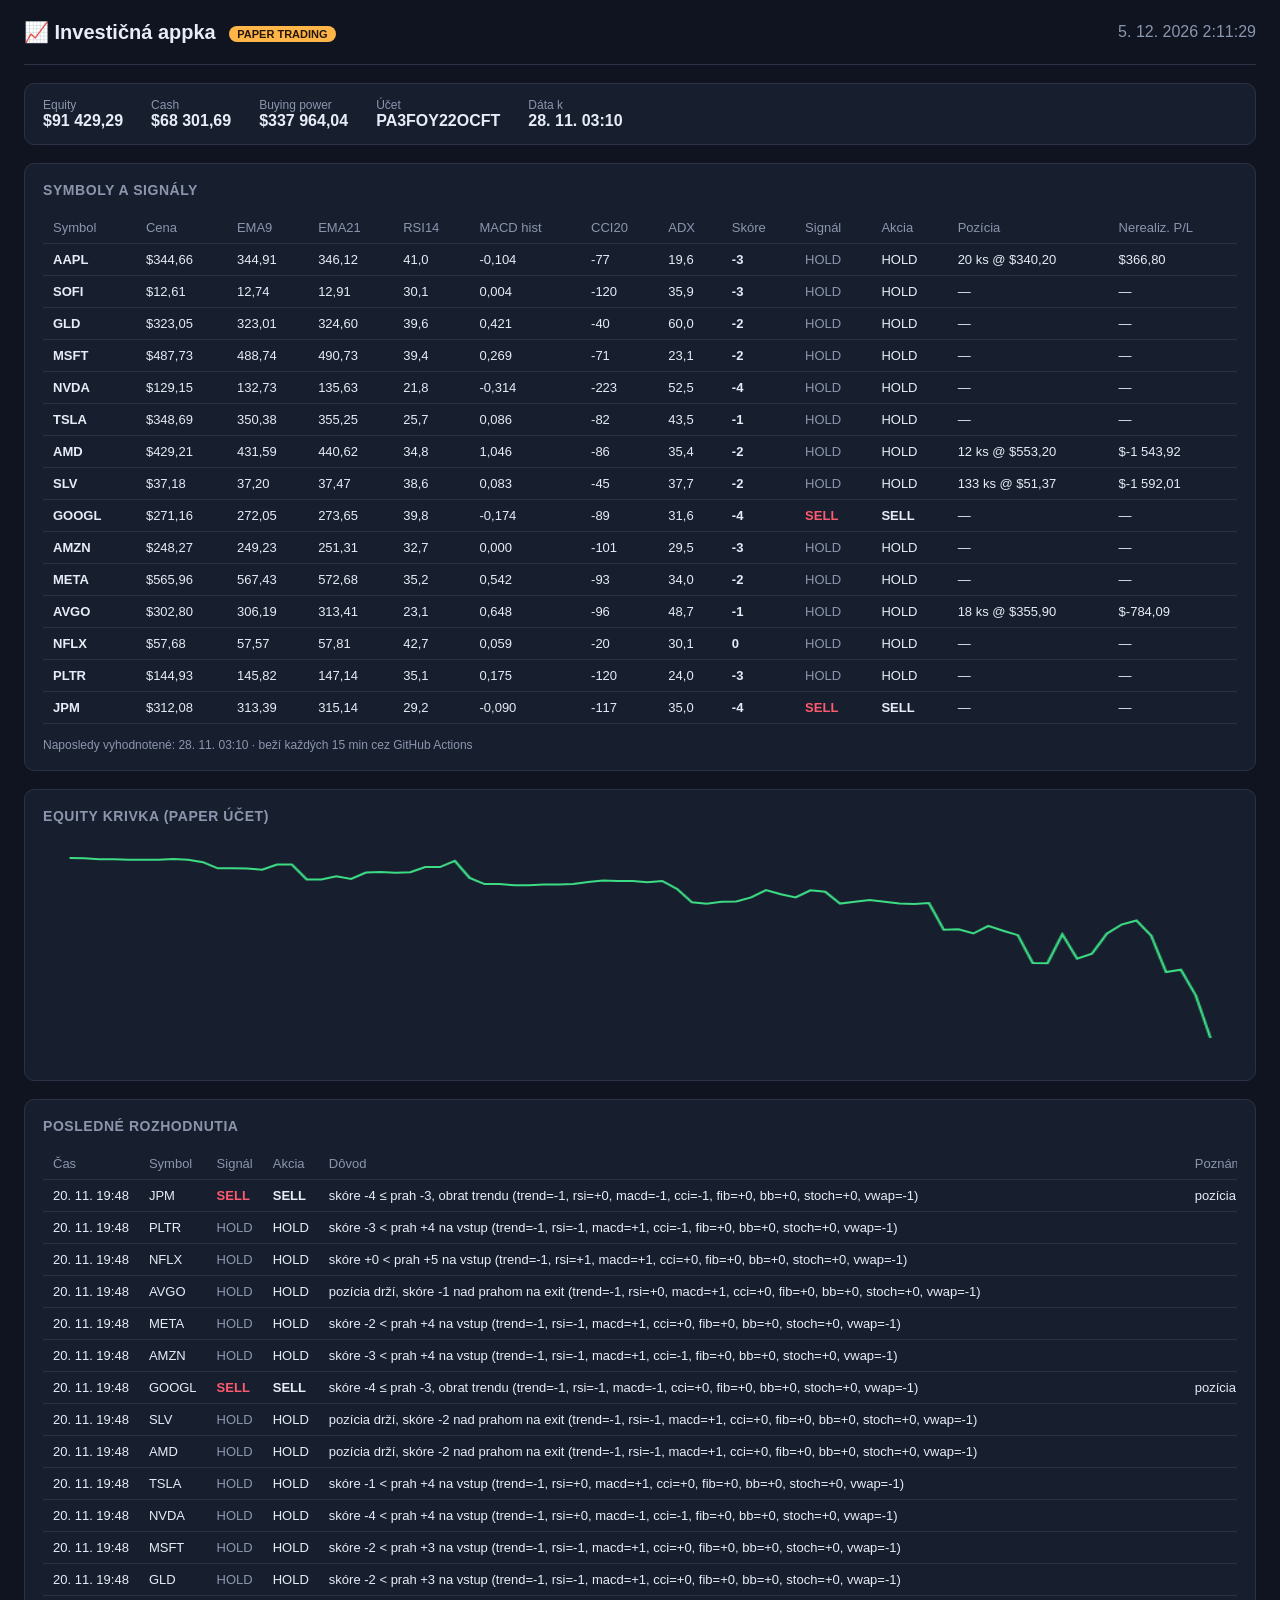
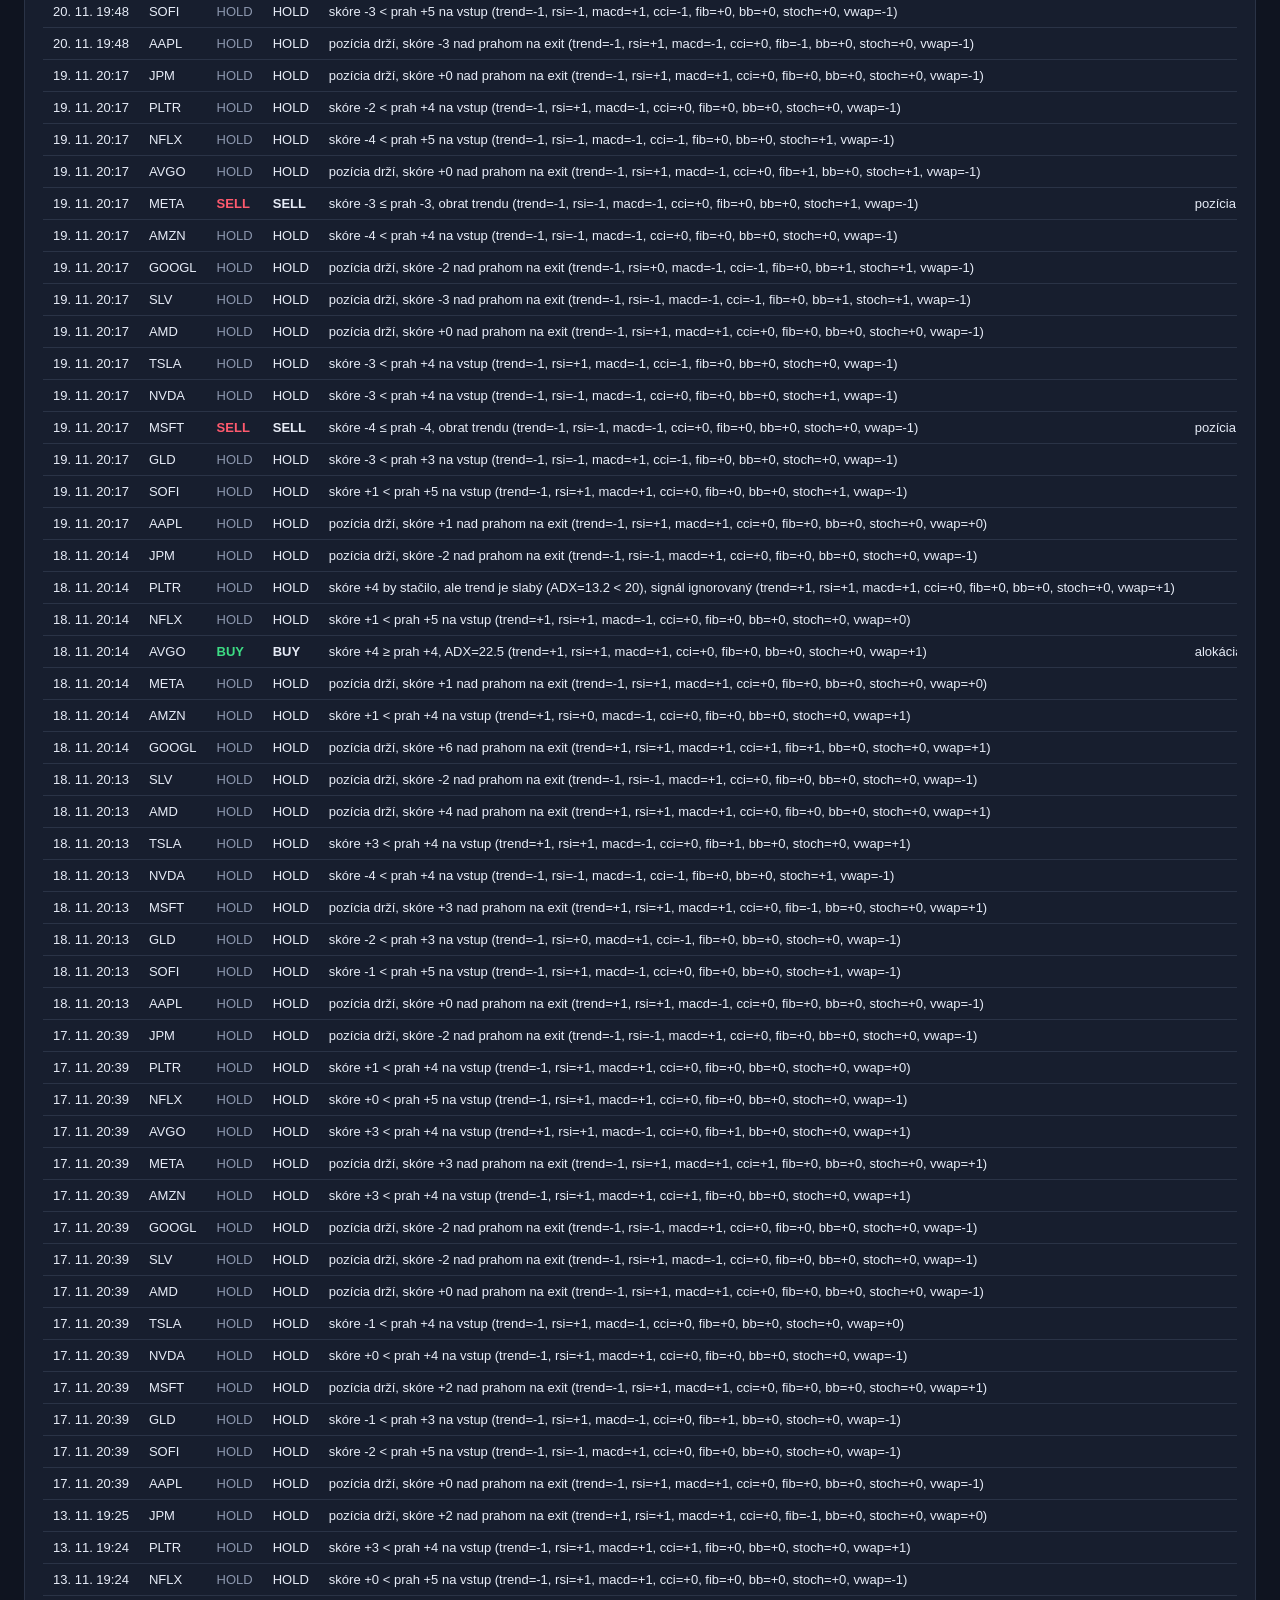
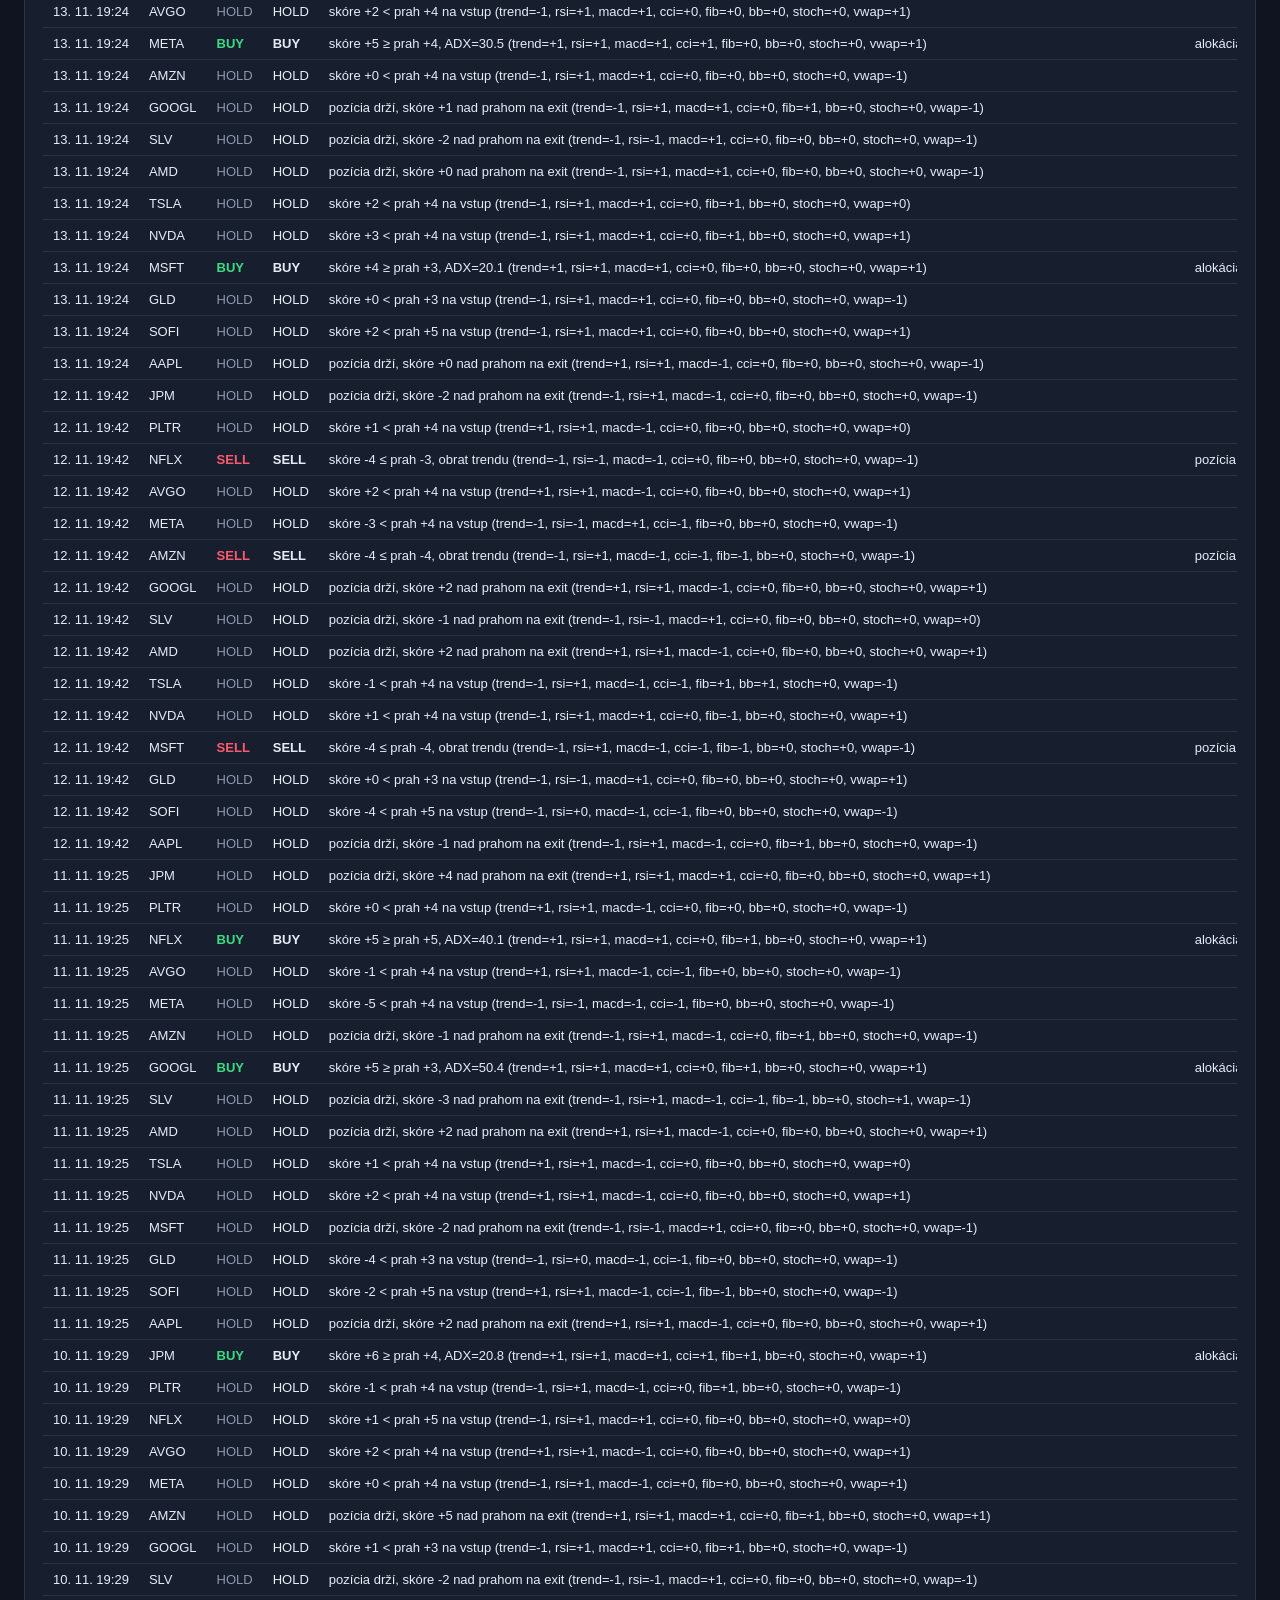
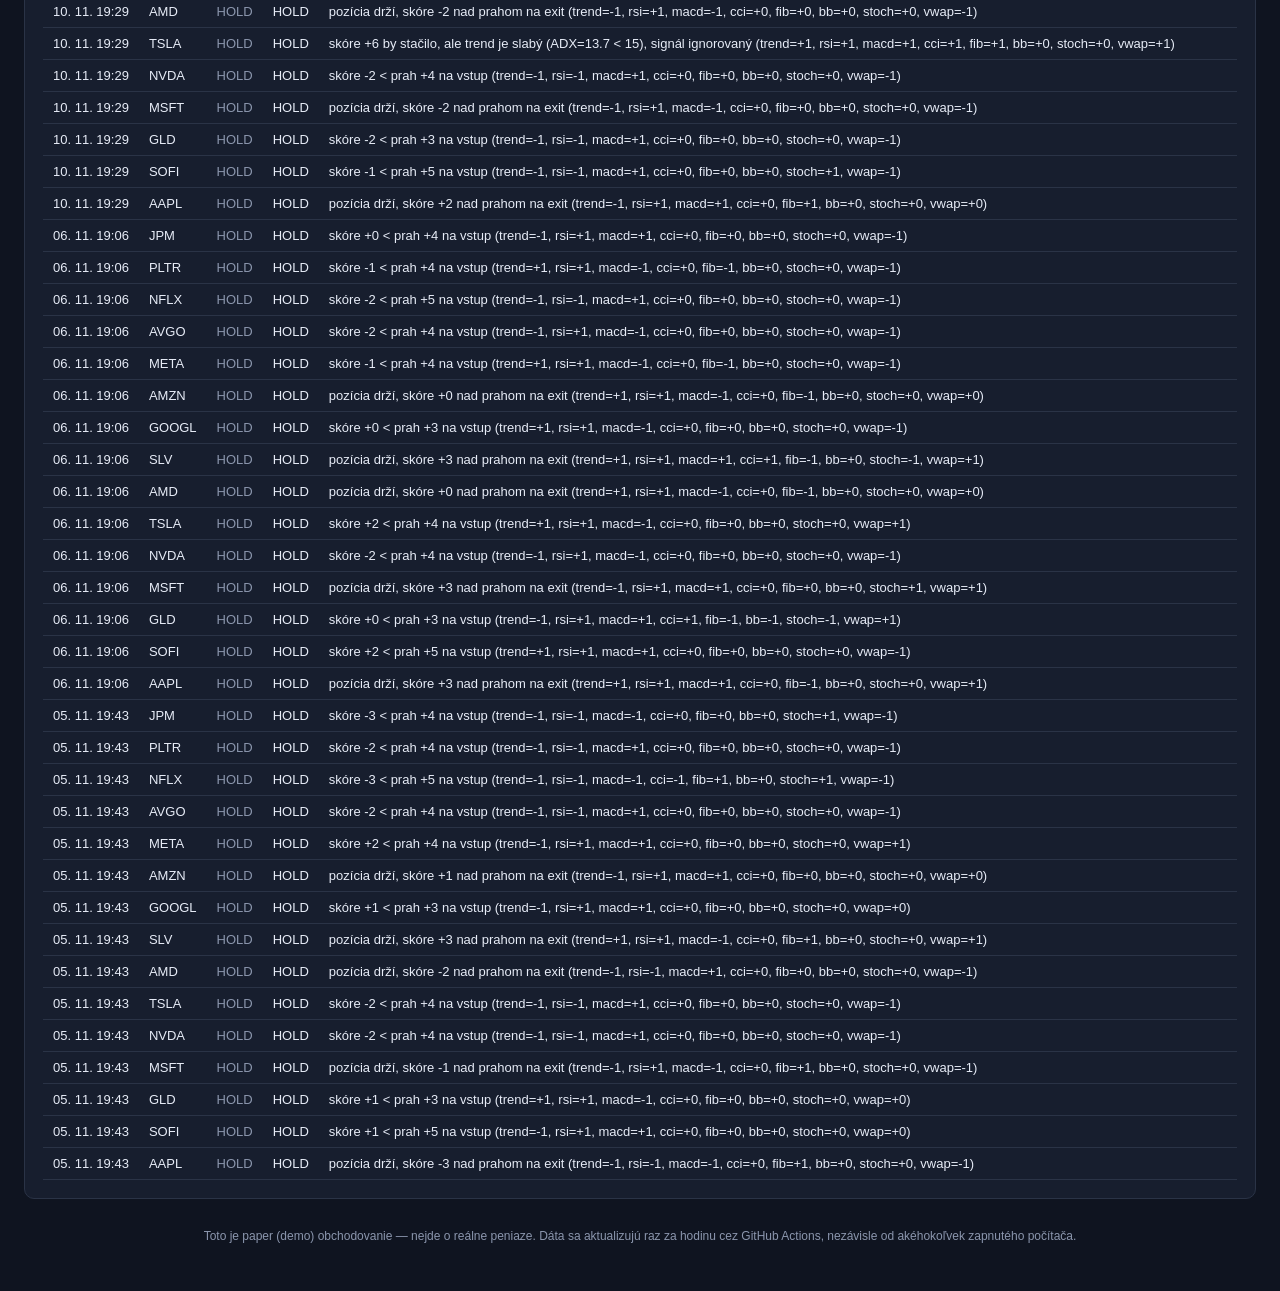
<file: docs/index.html>
<!DOCTYPE html>
<html lang="sk">
<head>
<meta charset="UTF-8">
<meta name="viewport" content="width=device-width, initial-scale=1.0">
<title>Investičná appka — technická analýza</title>
<link rel="stylesheet" href="style.css">
</head>
<body>
<header>
  <h1>📈 Investičná appka <span class="badge">PAPER TRADING</span></h1>
  <div id="clock"></div>
</header>

<section class="account-bar" id="account-bar">Načítavam účet…</section>

<section class="panel">
  <h2>Symboly a signály</h2>
  <div class="table-wrap">
  <table id="symbols-table">
    <thead>
      <tr>
        <th>Symbol</th><th>Cena</th><th>EMA9</th><th>EMA21</th><th>RSI14</th>
        <th>MACD hist</th><th>CCI20</th><th>ADX</th><th>Skóre</th><th>Signál</th><th>Akcia</th><th>Pozícia</th><th>Nerealiz. P/L</th>
      </tr>
    </thead>
    <tbody></tbody>
  </table>
  </div>
  <div class="controls">
    <span id="schedule-info"></span>
  </div>
</section>

<section class="panel">
  <h2>Equity krivka (paper účet)</h2>
  <canvas id="equity-chart" width="900" height="220"></canvas>
</section>

<section class="panel">
  <h2>Posledné rozhodnutia</h2>
  <div class="table-wrap">
  <table id="log-table">
    <thead><tr><th>Čas</th><th>Symbol</th><th>Signál</th><th>Akcia</th><th>Dôvod</th><th>Poznámka</th></tr></thead>
    <tbody></tbody>
  </table>
  </div>
</section>

<footer>
  Toto je paper (demo) obchodovanie — nejde o reálne peniaze. Dáta sa aktualizujú
  raz za hodinu cez GitHub Actions, nezávisle od akéhokoľvek zapnutého počítača.
</footer>

<script src="app.js"></script>
</body>
</html>
</file>
<file: docs/style.css>
:root {
  --bg: #0f1420;
  --panel: #171e2e;
  --border: #2a3346;
  --text: #e7ecf7;
  --muted: #8b96ad;
  --green: #3ddc84;
  --red: #ff5a6e;
  --amber: #ffb547;
  --accent: #5b8def;
}

* { box-sizing: border-box; }

body {
  background: var(--bg);
  color: var(--text);
  font-family: -apple-system, "SF Pro Text", Helvetica, Arial, sans-serif;
  margin: 0;
  padding: 0 24px 48px;
}

header {
  display: flex;
  justify-content: space-between;
  align-items: center;
  padding: 20px 0;
  border-bottom: 1px solid var(--border);
  flex-wrap: wrap;
  gap: 8px;
}

h1 { font-size: 20px; margin: 0; font-weight: 600; }
.badge {
  font-size: 11px;
  background: var(--amber);
  color: #24170a;
  padding: 2px 8px;
  border-radius: 999px;
  margin-left: 8px;
  vertical-align: middle;
  font-weight: 700;
}
#clock { color: var(--muted); font-variant-numeric: tabular-nums; }

.account-bar {
  display: flex;
  gap: 28px;
  flex-wrap: wrap;
  padding: 14px 18px;
  margin-top: 18px;
  background: var(--panel);
  border: 1px solid var(--border);
  border-radius: 10px;
  font-variant-numeric: tabular-nums;
}
.account-bar b { color: var(--text); }
.account-bar .label { color: var(--muted); font-size: 12px; display: block; }

.panel {
  background: var(--panel);
  border: 1px solid var(--border);
  border-radius: 10px;
  padding: 18px;
  margin-top: 18px;
  max-width: 100%;
}
.panel h2 { font-size: 14px; text-transform: uppercase; letter-spacing: .04em; color: var(--muted); margin: 0 0 14px; }

.table-wrap { overflow-x: auto; }
table { width: 100%; border-collapse: collapse; font-size: 13px; }
th, td { text-align: left; padding: 8px 10px; border-bottom: 1px solid var(--border); white-space: nowrap; }
th { color: var(--muted); font-weight: 500; }

.sig-BUY { color: var(--green); font-weight: 700; }
.sig-SELL { color: var(--red); font-weight: 700; }
.sig-HOLD { color: var(--muted); }
.act-BUY, .act-SELL { color: var(--text); font-weight: 700; }

.controls { display: flex; justify-content: space-between; align-items: center; margin-top: 14px; }
#schedule-info { color: var(--muted); font-size: 12px; }
button {
  background: var(--accent);
  color: white;
  border: none;
  padding: 9px 16px;
  border-radius: 8px;
  font-size: 13px;
  cursor: pointer;
}
button:hover { filter: brightness(1.1); }
button:disabled { opacity: .5; cursor: default; }

canvas { width: 100%; height: 220px; }

footer { color: var(--muted); font-size: 12px; margin-top: 30px; text-align: center; }
</file>
